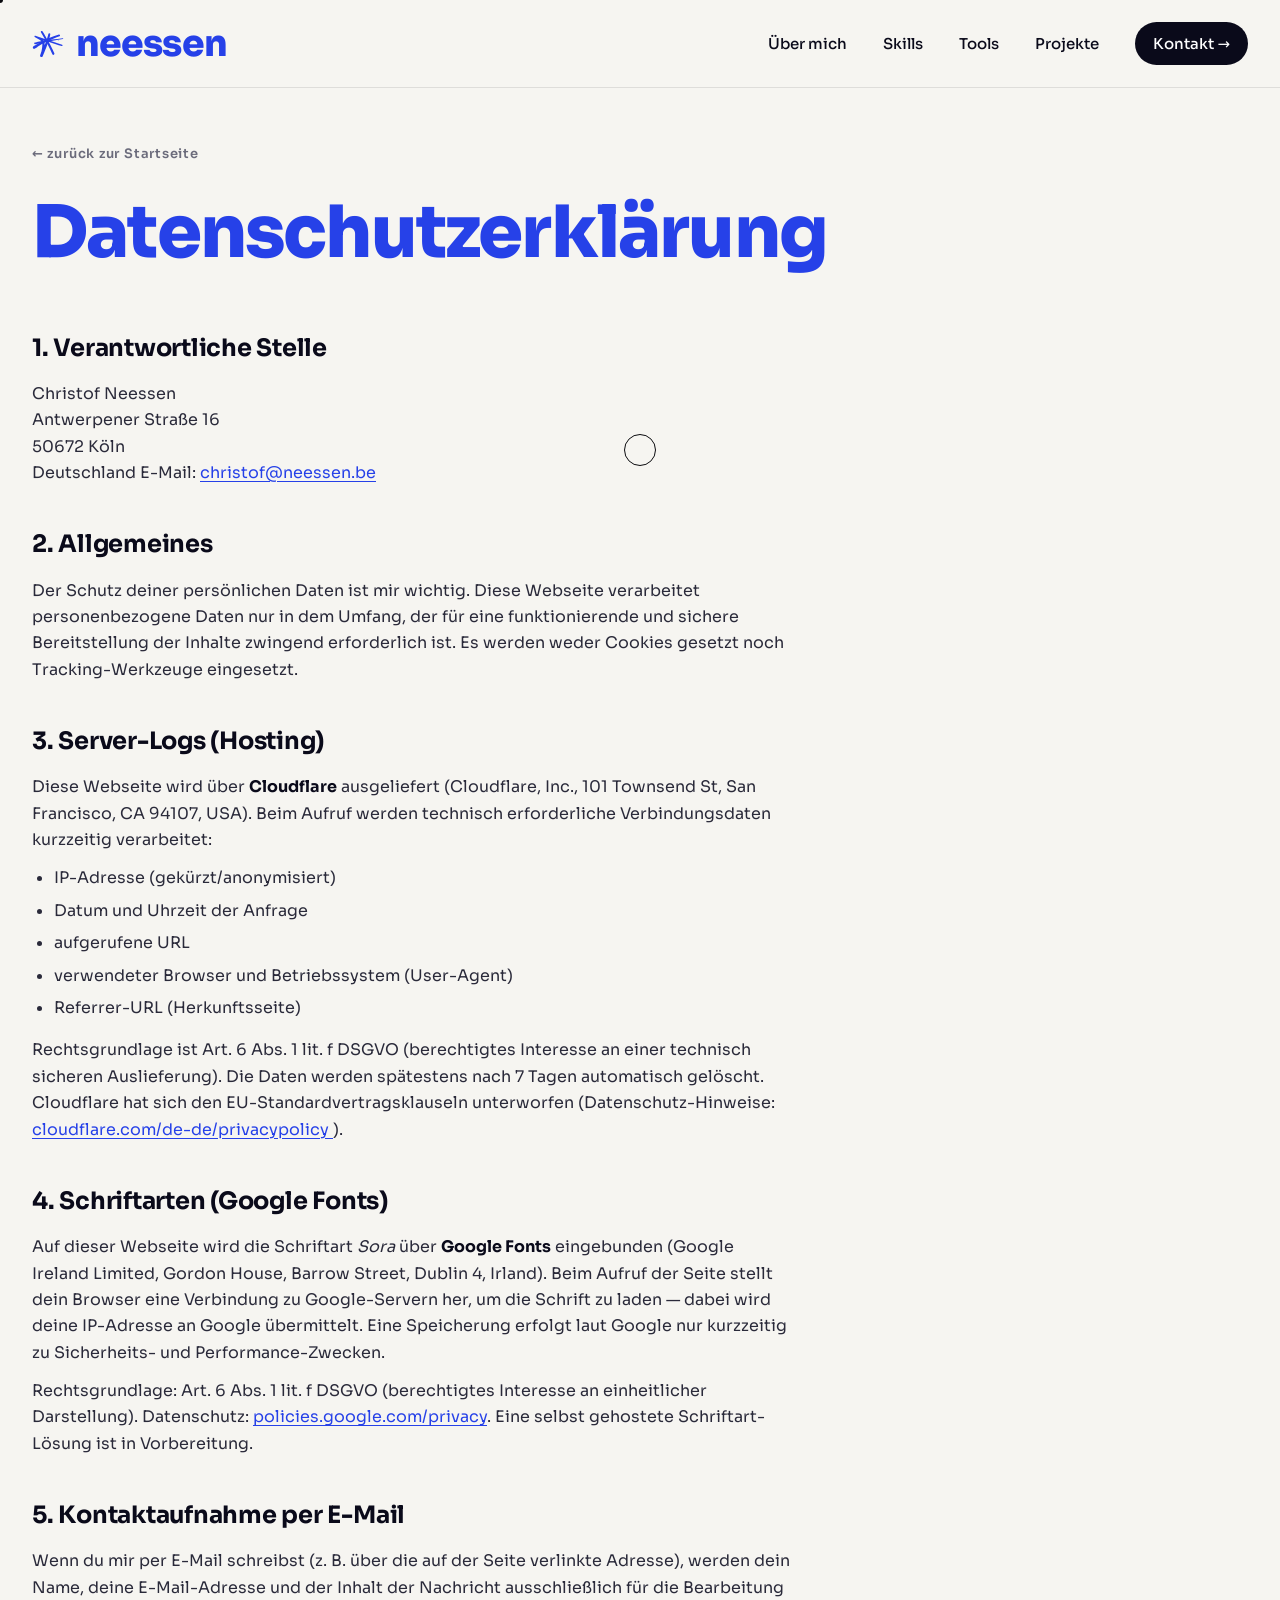
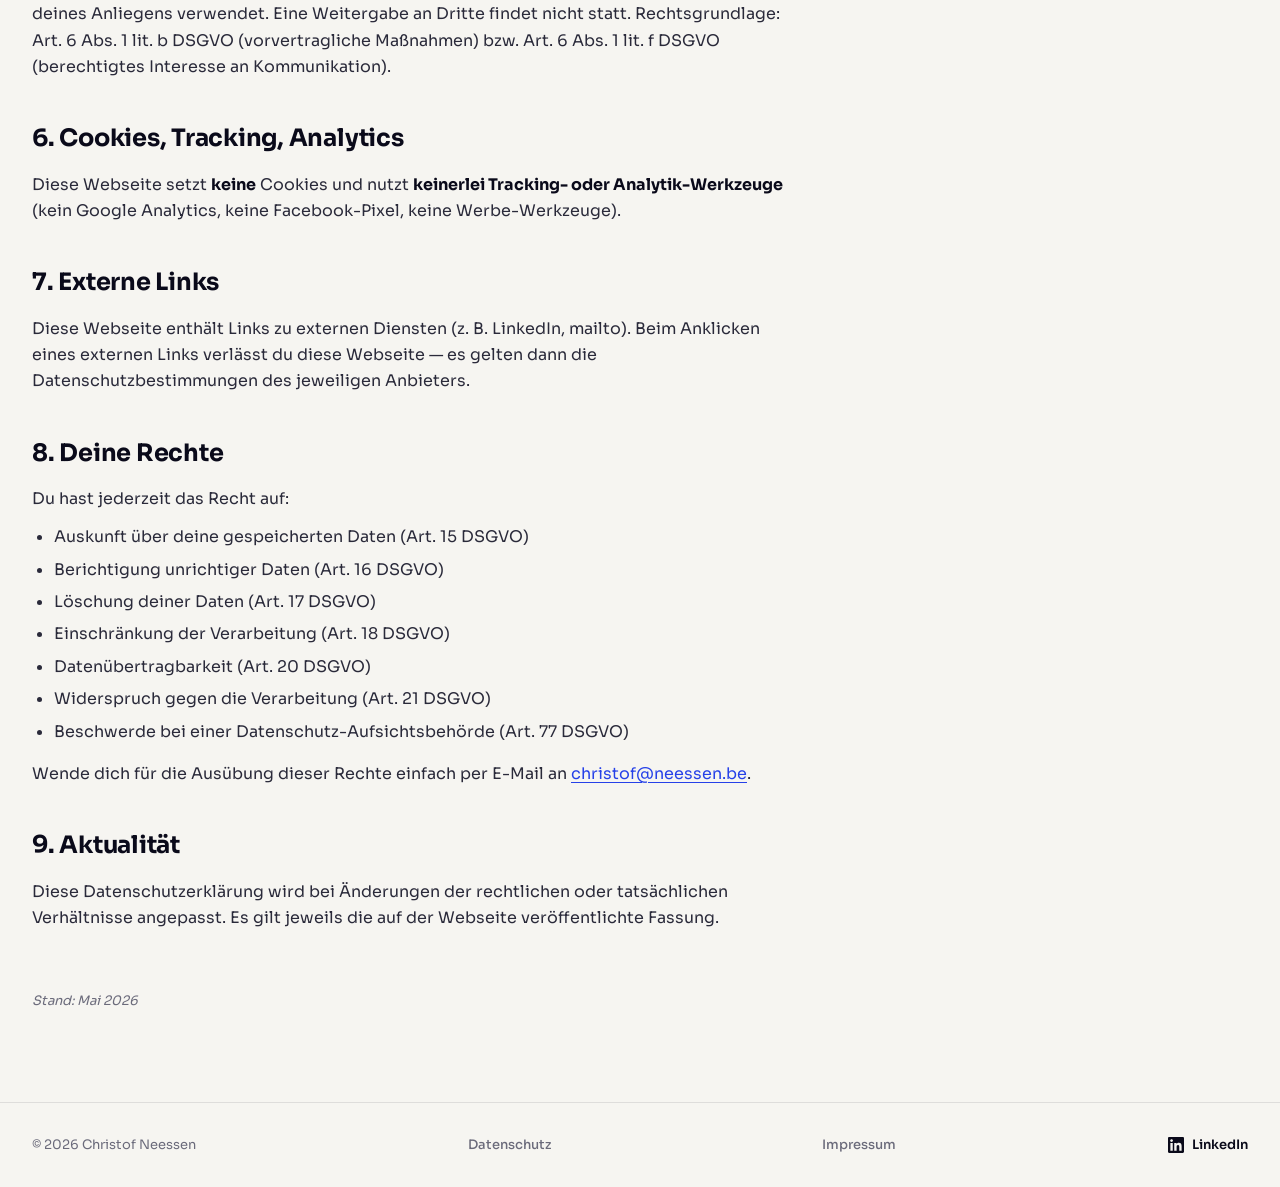
<file: datenschutz.html>
<!DOCTYPE html>
<html lang="de">
<head>
  <meta charset="UTF-8" />
  <meta name="viewport" content="width=device-width, initial-scale=1.0" />
  <title>Datenschutz — Christof Neessen</title>
  <meta name="description" content="Datenschutzerklärung der Webseite von Christof Neessen." />
  <meta name="robots" content="index, follow" />
  <link rel="icon" type="image/svg+xml" href="assets/Sterne-01.svg" />
  <link rel="preconnect" href="https://fonts.googleapis.com" />
  <link rel="preconnect" href="https://fonts.gstatic.com" crossorigin />
  <link href="https://fonts.googleapis.com/css2?family=Sora:wght@300;400;500;600;700;800&display=swap" rel="stylesheet" />
  <link rel="stylesheet" href="styles.css" />
</head>
<body class="legal-page">
  <!-- Custom Cursor -->
  <div class="cursor" aria-hidden="true"></div>
  <div class="cursor-dot" aria-hidden="true"></div>

  <header class="nav">
    <a href="index.html" class="nav__logo">
      <img class="sparkle sparkle--small" src="assets/Sterne-01.svg" alt="" />
      <span>neessen</span>
    </a>
    <nav class="nav__links">
      <a href="index.html#about">Über mich</a>
      <a href="index.html#skills">Skills</a>
      <a href="index.html#tools">Tools</a>
      <a href="index.html#work">Projekte</a>
      <a href="index.html#contact" class="nav__cta">Kontakt →</a>
    </nav>
    <button class="nav__burger" id="nav-burger" aria-label="Menü öffnen" aria-expanded="false" aria-controls="nav-links">
      <span></span><span></span><span></span>
    </button>
  </header>

  <main class="legal">
    <div class="container">
      <a href="index.html" class="legal__back">← zurück zur Startseite</a>
      <h1 class="legal__title">Datenschutz&shy;erklärung</h1>

      <section class="legal__section">
        <h2>1. Verantwortliche Stelle</h2>
        <p>
          Christof Neessen<br/>
          Antwerpener Straße 16<br/>
          50672 Köln<br/>
          Deutschland
          E-Mail: <a href="mailto:christof@neessen.be">christof@neessen.be</a>
        </p>
      </section>

      <section class="legal__section">
        <h2>2. Allgemeines</h2>
        <p>
          Der Schutz deiner persönlichen Daten ist mir wichtig. Diese Webseite
          verarbeitet personenbezogene Daten nur in dem Umfang, der für eine
          funktionierende und sichere Bereitstellung der Inhalte zwingend
          erforderlich ist. Es werden weder Cookies gesetzt noch
          Tracking-Werkzeuge eingesetzt.
        </p>
      </section>

      <section class="legal__section">
        <h2>3. Server-Logs (Hosting)</h2>
        <p>
          Diese Webseite wird über <strong>Cloudflare</strong> ausgeliefert
          (Cloudflare, Inc., 101 Townsend St, San Francisco, CA 94107, USA).
          Beim Aufruf werden technisch erforderliche Verbindungsdaten kurzzeitig
          verarbeitet:
        </p>
        <ul>
          <li>IP-Adresse (gekürzt/anonymisiert)</li>
          <li>Datum und Uhrzeit der Anfrage</li>
          <li>aufgerufene URL</li>
          <li>verwendeter Browser und Betriebssystem (User-Agent)</li>
          <li>Referrer-URL (Herkunftsseite)</li>
        </ul>
        <p>
          Rechtsgrundlage ist Art. 6 Abs. 1 lit. f DSGVO (berechtigtes
          Interesse an einer technisch sicheren Auslieferung). Die Daten werden
          spätestens nach 7 Tagen automatisch gelöscht.
          Cloudflare hat sich den EU-Standardvertragsklauseln unterworfen
          (Datenschutz-Hinweise:
          <a href="https://www.cloudflare.com/de-de/privacypolicy/" target="_blank" rel="noopener">
            cloudflare.com/de-de/privacypolicy
          </a>).
        </p>
      </section>

      <section class="legal__section">
        <h2>4. Schriftarten (Google Fonts)</h2>
        <p>
          Auf dieser Webseite wird die Schriftart <em>Sora</em> über
          <strong>Google Fonts</strong> eingebunden (Google Ireland Limited,
          Gordon House, Barrow Street, Dublin 4, Irland). Beim Aufruf der
          Seite stellt dein Browser eine Verbindung zu Google-Servern her, um
          die Schrift zu laden — dabei wird deine IP-Adresse an Google
          übermittelt. Eine Speicherung erfolgt laut Google nur kurzzeitig zu
          Sicherheits- und Performance-Zwecken.
        </p>
        <p>
          Rechtsgrundlage: Art. 6 Abs. 1 lit. f DSGVO (berechtigtes Interesse
          an einheitlicher Darstellung).
          Datenschutz: <a href="https://policies.google.com/privacy" target="_blank" rel="noopener">policies.google.com/privacy</a>.
          Eine selbst gehostete Schriftart-Lösung ist in Vorbereitung.
        </p>
      </section>

      <section class="legal__section">
        <h2>5. Kontaktaufnahme per E-Mail</h2>
        <p>
          Wenn du mir per E-Mail schreibst (z. B. über die auf der Seite
          verlinkte Adresse), werden dein Name, deine E-Mail-Adresse und der
          Inhalt der Nachricht ausschließlich für die Bearbeitung deines
          Anliegens verwendet. Eine Weitergabe an Dritte findet nicht statt.
          Rechtsgrundlage: Art. 6 Abs. 1 lit. b DSGVO (vorvertragliche
          Maßnahmen) bzw. Art. 6 Abs. 1 lit. f DSGVO (berechtigtes
          Interesse an Kommunikation).
        </p>
      </section>

      <section class="legal__section">
        <h2>6. Cookies, Tracking, Analytics</h2>
        <p>
          Diese Webseite setzt <strong>keine</strong> Cookies und nutzt
          <strong>keinerlei Tracking- oder Analytik-Werkzeuge</strong>
          (kein Google Analytics, keine Facebook-Pixel, keine
          Werbe-Werkzeuge).
        </p>
      </section>

      <section class="legal__section">
        <h2>7. Externe Links</h2>
        <p>
          Diese Webseite enthält Links zu externen Diensten (z. B. LinkedIn,
          mailto). Beim Anklicken eines externen Links verlässt du diese
          Webseite — es gelten dann die Datenschutzbestimmungen des
          jeweiligen Anbieters.
        </p>
      </section>

      <section class="legal__section">
        <h2>8. Deine Rechte</h2>
        <p>Du hast jederzeit das Recht auf:</p>
        <ul>
          <li>Auskunft über deine gespeicherten Daten (Art. 15 DSGVO)</li>
          <li>Berichtigung unrichtiger Daten (Art. 16 DSGVO)</li>
          <li>Löschung deiner Daten (Art. 17 DSGVO)</li>
          <li>Einschränkung der Verarbeitung (Art. 18 DSGVO)</li>
          <li>Datenübertragbarkeit (Art. 20 DSGVO)</li>
          <li>Widerspruch gegen die Verarbeitung (Art. 21 DSGVO)</li>
          <li>Beschwerde bei einer Datenschutz-Aufsichtsbehörde
            (Art. 77 DSGVO)</li>
        </ul>
        <p>
          Wende dich für die Ausübung dieser Rechte einfach per E-Mail an
          <a href="mailto:christof@neessen.be">christof@neessen.be</a>.
        </p>
      </section>

      <section class="legal__section">
        <h2>9. Aktualität</h2>
        <p>
          Diese Datenschutzerklärung wird bei Änderungen der rechtlichen oder
          tatsächlichen Verhältnisse angepasst. Es gilt jeweils die auf der
          Webseite veröffentlichte Fassung.
        </p>
      </section>

      <p class="legal__updated">Stand: Mai 2026</p>
    </div>
  </main>

  <footer class="footer">
    <div class="container footer__inner">
      <span>© 2026 Christof Neessen</span>
      <a href="datenschutz.html" class="footer__link-plain">Datenschutz</a>
      <a href="impressum.html" class="footer__link-plain">Impressum</a>
      <a href="https://www.linkedin.com/in/christof-neessen/" target="_blank" rel="noopener" class="footer__link">
        <svg viewBox="0 0 24 24" fill="currentColor" aria-hidden="true">
          <path d="M20.45 20.45h-3.55v-5.57c0-1.33-.03-3.04-1.85-3.04-1.85 0-2.13 1.45-2.13 2.94v5.67H9.36V9h3.41v1.56h.05c.47-.9 1.63-1.85 3.36-1.85 3.6 0 4.26 2.37 4.26 5.45v6.29zM5.34 7.43c-1.14 0-2.07-.93-2.07-2.07s.93-2.07 2.07-2.07 2.07.93 2.07 2.07-.93 2.07-2.07 2.07zm1.78 13.02H3.56V9h3.56v11.45zM22.22 0H1.77C.79 0 0 .77 0 1.72v20.56C0 23.23.79 24 1.77 24h20.45c.98 0 1.78-.77 1.78-1.72V1.72C24 .77 23.2 0 22.22 0z"/>
        </svg>
        LinkedIn
      </a>
    </div>
  </footer>

  <script src="script.js"></script>
</body>
</html>
</file>
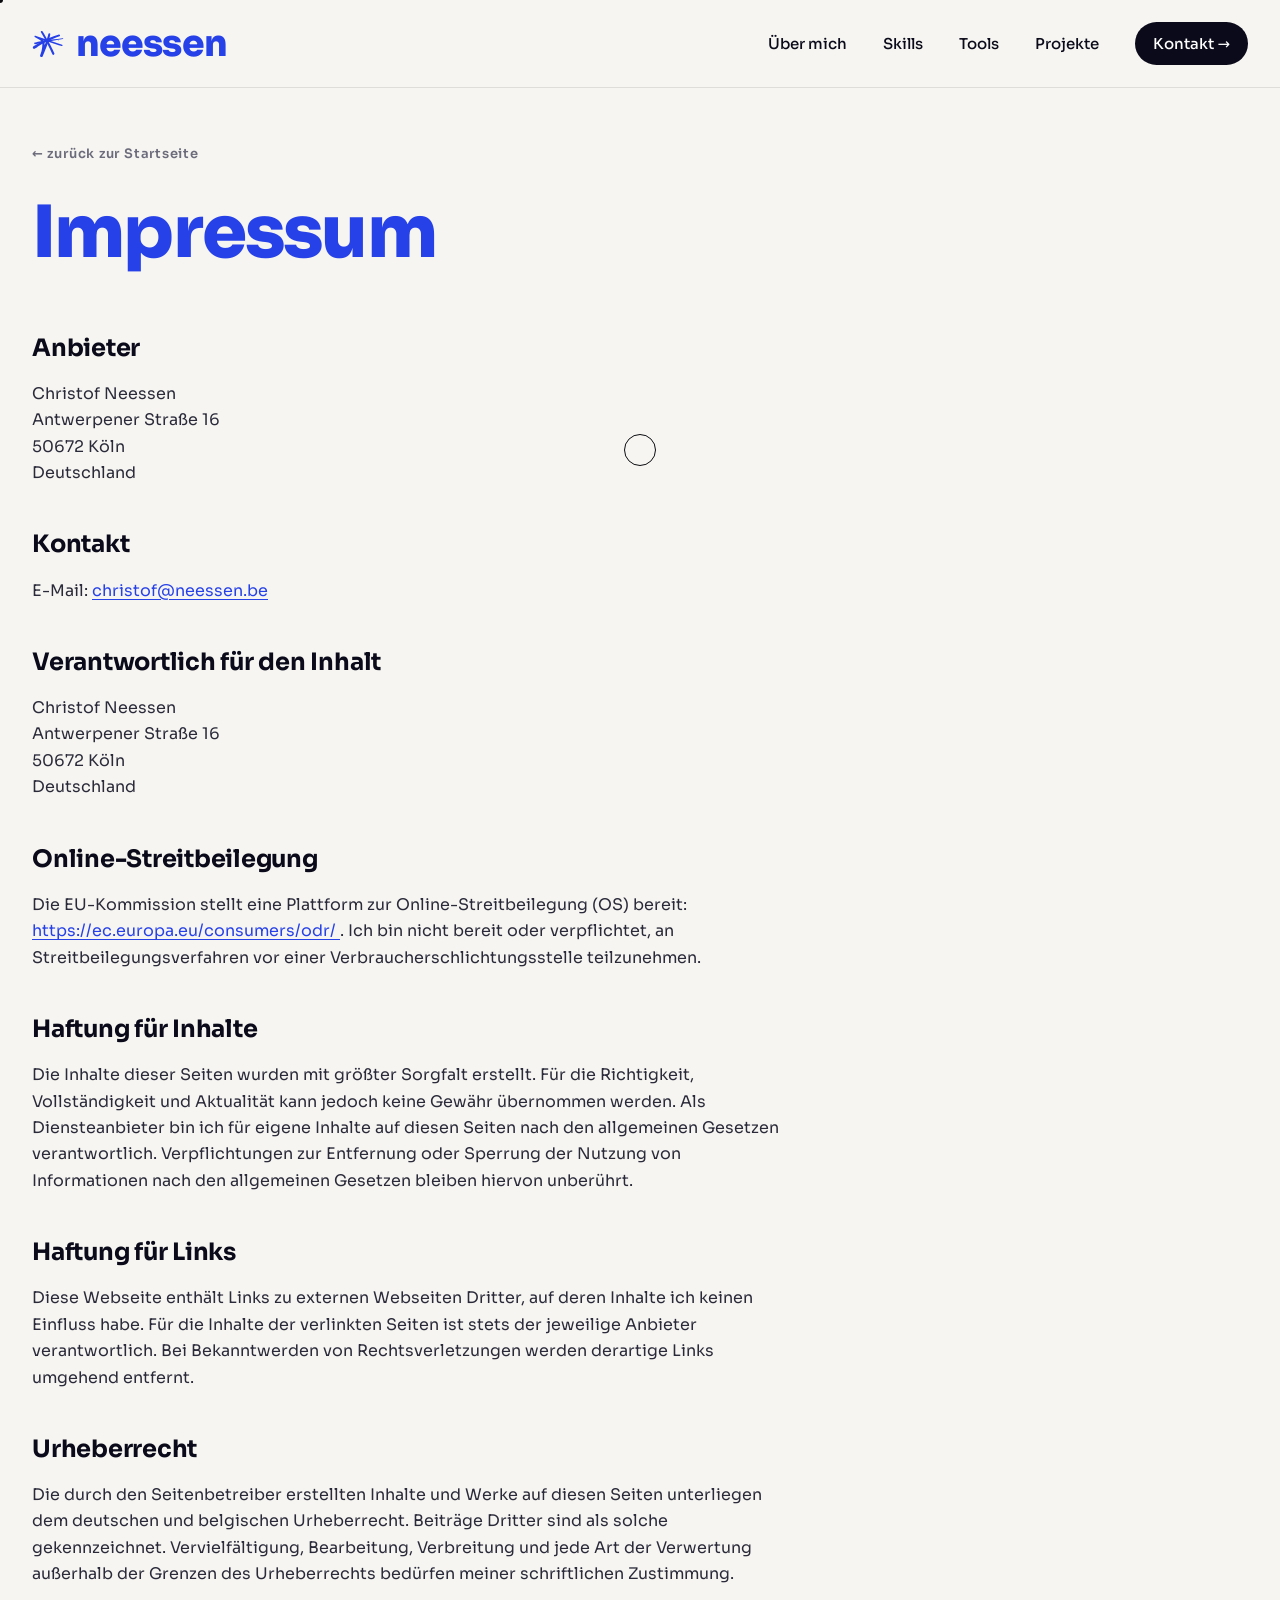
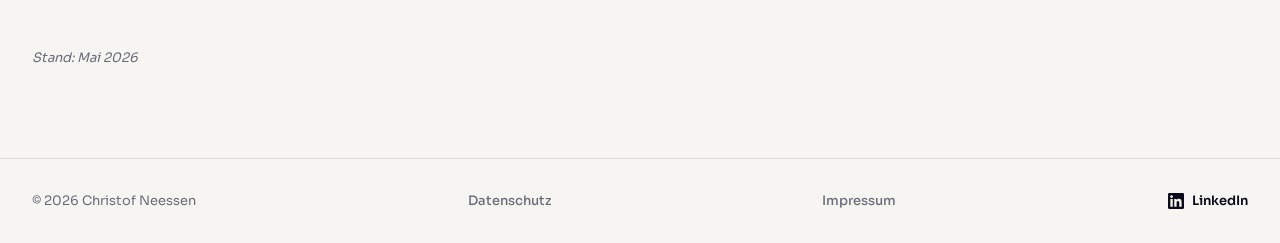
<file: impressum.html>
<!DOCTYPE html>
<html lang="de">
<head>
  <meta charset="UTF-8" />
  <meta name="viewport" content="width=device-width, initial-scale=1.0" />
  <title>Impressum — Christof Neessen</title>
  <meta name="description" content="Impressum von Christof Neessen — Portfolio." />
  <meta name="robots" content="index, follow" />
  <link rel="icon" type="image/svg+xml" href="assets/Sterne-01.svg" />
  <link rel="preconnect" href="https://fonts.googleapis.com" />
  <link rel="preconnect" href="https://fonts.gstatic.com" crossorigin />
  <link href="https://fonts.googleapis.com/css2?family=Sora:wght@300;400;500;600;700;800&display=swap" rel="stylesheet" />
  <link rel="stylesheet" href="styles.css" />
</head>
<body class="legal-page">
  <!-- Custom Cursor -->
  <div class="cursor" aria-hidden="true"></div>
  <div class="cursor-dot" aria-hidden="true"></div>

  <header class="nav">
    <a href="index.html" class="nav__logo">
      <img class="sparkle sparkle--small" src="assets/Sterne-01.svg" alt="" />
      <span>neessen</span>
    </a>
    <nav class="nav__links">
      <a href="index.html#about">Über mich</a>
      <a href="index.html#skills">Skills</a>
      <a href="index.html#tools">Tools</a>
      <a href="index.html#work">Projekte</a>
      <a href="index.html#contact" class="nav__cta">Kontakt →</a>
    </nav>
    <button class="nav__burger" id="nav-burger" aria-label="Menü öffnen" aria-expanded="false" aria-controls="nav-links">
      <span></span><span></span><span></span>
    </button>
  </header>

  <main class="legal">
    <div class="container">
      <a href="index.html" class="legal__back">← zurück zur Startseite</a>
      <h1 class="legal__title">Impressum</h1>

      <section class="legal__section">
        <h2>Anbieter</h2>
        <p>
          Christof Neessen<br/>
          Antwerpener Straße 16<br/>
          50672 Köln<br/>
          Deutschland
        </p>
      </section>

      <section class="legal__section">
        <h2>Kontakt</h2>
        <p>
          E-Mail: <a href="mailto:christof@neessen.be">christof@neessen.be</a>
        </p>
      </section>

      <section class="legal__section">
        <h2>Verantwortlich für den Inhalt</h2>
        <p>
          Christof Neessen<br/>
          Antwerpener Straße 16<br/>
          50672 Köln<br/>
          Deutschland
        </p>
      </section>

      <section class="legal__section">
        <h2>Online-Streitbeilegung</h2>
        <p>
          Die EU-Kommission stellt eine Plattform zur Online-Streitbeilegung
          (OS) bereit:
          <a href="https://ec.europa.eu/consumers/odr/" target="_blank" rel="noopener">
            https://ec.europa.eu/consumers/odr/
          </a>.
          Ich bin nicht bereit oder verpflichtet, an Streitbeilegungsverfahren
          vor einer Verbraucherschlichtungsstelle teilzunehmen.
        </p>
      </section>

      <section class="legal__section">
        <h2>Haftung für Inhalte</h2>
        <p>
          Die Inhalte dieser Seiten wurden mit größter Sorgfalt erstellt. Für
          die Richtigkeit, Vollständigkeit und Aktualität kann jedoch keine
          Gewähr übernommen werden. Als Diensteanbieter bin ich für eigene
          Inhalte auf diesen Seiten nach den allgemeinen Gesetzen
          verantwortlich. Verpflichtungen zur Entfernung oder Sperrung der
          Nutzung von Informationen nach den allgemeinen Gesetzen bleiben
          hiervon unberührt.
        </p>
      </section>

      <section class="legal__section">
        <h2>Haftung für Links</h2>
        <p>
          Diese Webseite enthält Links zu externen Webseiten Dritter, auf deren
          Inhalte ich keinen Einfluss habe. Für die Inhalte der verlinkten
          Seiten ist stets der jeweilige Anbieter verantwortlich. Bei
          Bekanntwerden von Rechtsverletzungen werden derartige Links umgehend
          entfernt.
        </p>
      </section>

      <section class="legal__section">
        <h2>Urheberrecht</h2>
        <p>
          Die durch den Seitenbetreiber erstellten Inhalte und Werke auf diesen
          Seiten unterliegen dem deutschen und belgischen Urheberrecht.
          Beiträge Dritter sind als solche gekennzeichnet. Vervielfältigung,
          Bearbeitung, Verbreitung und jede Art der Verwertung außerhalb der
          Grenzen des Urheberrechts bedürfen meiner schriftlichen Zustimmung.
        </p>
      </section>

      <p class="legal__updated">Stand: Mai 2026</p>
    </div>
  </main>

  <footer class="footer">
    <div class="container footer__inner">
      <span>© 2026 Christof Neessen</span>
      <a href="datenschutz.html" class="footer__link-plain">Datenschutz</a>
      <a href="impressum.html" class="footer__link-plain">Impressum</a>
      <a href="https://www.linkedin.com/in/christof-neessen/" target="_blank" rel="noopener" class="footer__link">
        <svg viewBox="0 0 24 24" fill="currentColor" aria-hidden="true">
          <path d="M20.45 20.45h-3.55v-5.57c0-1.33-.03-3.04-1.85-3.04-1.85 0-2.13 1.45-2.13 2.94v5.67H9.36V9h3.41v1.56h.05c.47-.9 1.63-1.85 3.36-1.85 3.6 0 4.26 2.37 4.26 5.45v6.29zM5.34 7.43c-1.14 0-2.07-.93-2.07-2.07s.93-2.07 2.07-2.07 2.07.93 2.07 2.07-.93 2.07-2.07 2.07zm1.78 13.02H3.56V9h3.56v11.45zM22.22 0H1.77C.79 0 0 .77 0 1.72v20.56C0 23.23.79 24 1.77 24h20.45c.98 0 1.78-.77 1.78-1.72V1.72C24 .77 23.2 0 22.22 0z"/>
        </svg>
        LinkedIn
      </a>
    </div>
  </footer>

  <script src="script.js"></script>
</body>
</html>
</file>
<file: styles.css>
/* =====================================================
   Christof Neessen — Portfolio
   ===================================================== */

:root {
  --blue: #2641E8;
  --blue-dark: #1B30B5;
  --blue-soft: #E7EBFF;
  --ink: #0A0A1A;
  --ink-soft: #2A2A3A;
  --muted: #6B6B7B;
  --bg: #F6F5F1;
  --bg-card: #FFFFFF;
  --line: rgba(10, 10, 26, 0.1);
  --radius: 18px;
  --radius-lg: 28px;
  --container: 1280px;
  --ease: cubic-bezier(0.22, 1, 0.36, 1);
}

* {
  box-sizing: border-box;
  margin: 0;
  padding: 0;
}

html {
  scroll-behavior: smooth;
  -webkit-font-smoothing: antialiased;
  -moz-osx-font-smoothing: grayscale;
}

body {
  font-family: 'Sora', system-ui, -apple-system, sans-serif;
  font-weight: 400;
  font-size: 17px;
  line-height: 1.55;
  color: var(--ink);
  background: var(--bg);
  overflow-x: hidden;
  cursor: none;
}

img { max-width: 100%; display: block; }
a { color: inherit; text-decoration: none; }
ul { list-style: none; }
button { font: inherit; border: 0; background: none; cursor: pointer; color: inherit; text-align: left; }

.container {
  width: 100%;
  max-width: var(--container);
  margin: 0 auto;
  padding: 0 32px;
}

.text-blue { color: var(--blue); }
.text-underline {
  position: relative;
  display: inline-block;
}
.text-underline::after {
  content: '';
  position: absolute;
  left: 0; right: 0; bottom: -8px;
  height: 14px;
  background: url("data:image/svg+xml;utf8,<svg xmlns='http://www.w3.org/2000/svg' viewBox='0 0 200 14' preserveAspectRatio='none'><path d='M2 8 Q 50 -2 100 6 T 198 8' stroke='%23F6F5F1' stroke-width='3' fill='none'/></svg>") no-repeat center / 100% 100%;
}

.eyebrow {
  display: inline-block;
  font-size: 12px;
  font-weight: 600;
  letter-spacing: 0.18em;
  text-transform: uppercase;
  color: var(--blue);
  margin-bottom: 20px;
}
.eyebrow--light { color: rgba(255,255,255,0.7); }

.section-title {
  font-size: clamp(2.4rem, 5vw, 4.2rem);
  font-weight: 800;
  line-height: 1.02;
  letter-spacing: -0.025em;
}
.section-title--lg { font-size: clamp(3rem, 7vw, 5.6rem); }

/* =====================================================
   Scroll Progress
   ===================================================== */
.scroll-progress {
  position: fixed;
  top: 0; left: 0;
  height: 3px;
  width: 0%;
  background: var(--blue);
  z-index: 200;
  transition: width 0.05s linear;
  box-shadow: 0 0 12px rgba(38, 65, 232, 0.5);
}

/* =====================================================
   Cursor
   ===================================================== */
.cursor, .cursor-dot {
  position: fixed;
  top: 0; left: 0;
  pointer-events: none;
  z-index: 9999;
  border-radius: 50%;
  mix-blend-mode: difference;
}
.cursor {
  width: 32px; height: 32px;
  border: 1.5px solid #fff;
  transform: translate(-50%, -50%);
  transition: width 0.25s var(--ease), height 0.25s var(--ease), background 0.25s var(--ease);
}
.cursor-dot {
  width: 6px; height: 6px;
  background: #fff;
  transform: translate(-50%, -50%);
}
.cursor.is-hover {
  width: 60px; height: 60px;
  background: rgba(255,255,255,0.1);
}
@media (hover: none), (max-width: 768px) {
  .cursor, .cursor-dot { display: none; }
  body { cursor: auto; }
}

/* =====================================================
   Navigation
   ===================================================== */
.nav {
  position: fixed;
  top: 0; left: 0; right: 0;
  z-index: 100;
  display: flex;
  align-items: center;
  justify-content: space-between;
  padding: 22px 32px;
  transition: background 0.3s var(--ease), backdrop-filter 0.3s var(--ease), padding 0.3s var(--ease);
}
.nav.is-scrolled {
  background: rgba(246, 245, 241, 0.85);
  backdrop-filter: saturate(180%) blur(18px);
  -webkit-backdrop-filter: saturate(180%) blur(18px);
  padding: 14px 32px;
  border-bottom: 1px solid var(--line);
}
.nav__logo {
  display: flex;
  align-items: center;
  gap: 12px;
  font-weight: 800;
  font-size: clamp(26px, 3vw, 36px);
  letter-spacing: -0.025em;
  line-height: 1;
  color: var(--blue);
  transition: color 0.25s var(--ease);
}
.nav__logo:hover { color: var(--blue-dark); }
.nav__logo .sparkle--small {
  width: 32px; height: 32px;
  animation: spin 14s linear infinite;
  display: block;
}
.nav__links {
  display: flex;
  align-items: center;
  gap: 36px;
}
.nav__links a {
  position: relative;
  font-size: 15px;
  font-weight: 500;
  color: var(--ink);
  transition: color 0.2s var(--ease);
}
.nav__links a:not(.nav__cta)::after {
  content: '';
  position: absolute;
  left: 0; right: 0; bottom: -6px;
  height: 1.5px;
  background: var(--blue);
  transform: scaleX(0);
  transform-origin: left;
  transition: transform 0.3s var(--ease);
}
.nav__links a:not(.nav__cta):hover { color: var(--blue); }
.nav__links a:not(.nav__cta):hover::after { transform: scaleX(1); }
.nav__cta {
  background: var(--ink);
  color: #fff !important;
  padding: 10px 18px;
  border-radius: 999px;
  transition: background 0.25s var(--ease), transform 0.25s var(--ease);
}
.nav__cta:hover { background: var(--blue); transform: translateY(-2px); }

.nav__burger {
  display: none;
  flex-direction: column;
  justify-content: center;
  gap: 5px;
  width: 32px;
  height: 32px;
  z-index: 110;
  position: relative;
  padding: 0;
}
.nav__burger span {
  display: block;
  height: 2px;
  width: 100%;
  background: var(--ink);
  border-radius: 2px;
  transform-origin: center;
  transition: transform 0.35s var(--ease), opacity 0.25s var(--ease);
}
.nav__burger.is-open span:nth-child(1) {
  transform: translateY(7px) rotate(45deg);
}
.nav__burger.is-open span:nth-child(2) {
  opacity: 0;
  transform: scaleX(0);
}
.nav__burger.is-open span:nth-child(3) {
  transform: translateY(-7px) rotate(-45deg);
}

/* Backdrop hinter dem mobilen Menü */
.nav__backdrop {
  position: fixed;
  inset: 0;
  background: rgba(10, 10, 26, 0.45);
  backdrop-filter: blur(6px);
  -webkit-backdrop-filter: blur(6px);
  opacity: 0;
  pointer-events: none;
  z-index: 99;
  transition: opacity 0.3s var(--ease);
}
.nav__backdrop.is-visible {
  opacity: 1;
  pointer-events: auto;
}

/* =====================================================
   Hero
   ===================================================== */
.hero {
  position: relative;
  min-height: 100vh;
  padding: 160px 32px 100px;
  display: flex;
  align-items: center;
  overflow: hidden;
}
.hero__bg-text {
  position: absolute;
  bottom: -2vw;
  left: 50%;
  transform: translateX(-50%);
  font-size: 22vw;
  font-weight: 800;
  letter-spacing: -0.04em;
  color: rgba(38, 65, 232, 0.04);
  white-space: nowrap;
  pointer-events: none;
  line-height: 1;
}
.hero__inner {
  position: relative;
  width: 100%;
  max-width: var(--container);
  margin: 0 auto;
}
.hero__sparkle {
  position: absolute;
  top: -70px;
  left: -40px;
  width: 90px; height: 90px;
  animation: spin 14s linear infinite, sparkle-float-a 7s ease-in-out infinite;
  pointer-events: none;
  z-index: 2;
}
.hero__sparkle img { width: 100%; height: 100%; display: block; }
.hero__sparkle--alt {
  top: 18vh;
  right: 6vw;
  left: auto;
  width: 90px; height: 90px;
  animation: spin 22s linear infinite reverse, sparkle-float-b 9s ease-in-out infinite;
  opacity: 1;
}
@keyframes sparkle-float-a {
  0%, 100% { transform: translate(0, 0); }
  50%      { transform: translate(12px, -10px); }
}
@keyframes sparkle-float-b {
  0%, 100% { transform: translate(0, 0); }
  50%      { transform: translate(-14px, 12px); }
}
@media (max-width: 768px) {
  .hero__sparkle--alt { display: none; }
}
.hero__title {
  font-size: clamp(4rem, 13vw, 12rem);
  font-weight: 800;
  line-height: 0.92;
  letter-spacing: -0.04em;
  color: var(--blue);
  margin-bottom: 36px;
}
.hero__line {
  display: block;
  overflow: hidden;
  position: relative;
}
.char {
  display: inline-block;
  transform: translateY(110%);
  opacity: 0;
  transition: transform 0.9s var(--ease), opacity 0.6s var(--ease);
}
.hero__line.is-shown .char {
  transform: translateY(0);
  opacity: 1;
}
.hero__line.is-shown .char:hover {
  transform: translateY(-6px) rotate(-2deg);
  transition: transform 0.35s cubic-bezier(0.34, 1.56, 0.64, 1);
}

/* Word-cycle in tagline */
.word-cycle {
  display: inline-block;
  position: relative;
  vertical-align: bottom;
  min-width: 0;
}
.word-cycle__current {
  display: inline-block;
  font-weight: 700;
  color: var(--blue);
  position: relative;
  white-space: nowrap;
}
.word-cycle__current::after {
  content: '';
  position: absolute;
  left: 0; right: 0; bottom: -3px;
  height: 3px;
  background: var(--blue);
  transform: scaleX(0.4);
  transform-origin: left;
  animation: word-underline 2.6s var(--ease) infinite;
}
.word-cycle__current.is-out {
  animation: word-out 0.4s var(--ease) forwards;
}
.word-cycle__current.is-in {
  animation: word-in 0.4s var(--ease) forwards;
}
@keyframes word-out {
  to { transform: translateY(-12px); opacity: 0; filter: blur(4px); }
}
@keyframes word-in {
  from { transform: translateY(12px); opacity: 0; filter: blur(4px); }
  to { transform: translateY(0); opacity: 1; filter: blur(0); }
}
@keyframes word-underline {
  0% { transform: scaleX(0); }
  60%, 100% { transform: scaleX(1); }
}
.hero__tagline {
  font-size: clamp(1.1rem, 2vw, 1.5rem);
  font-weight: 400;
  max-width: 720px;
  color: var(--ink-soft);
  margin-bottom: 48px;
}
.hero__tagline .hl {
  font-weight: 600;
  color: var(--ink);
  position: relative;
  display: inline-block;
}
.hero__tagline .hl::before {
  content: '';
  position: absolute;
  left: -2px; right: -2px; bottom: 2px;
  height: 8px;
  background: var(--blue-soft);
  z-index: -1;
}
.hero__meta {
  display: flex;
  gap: 64px;
  margin-bottom: 56px;
  flex-wrap: wrap;
}
.hero__meta-item {
  display: flex;
  flex-direction: column;
  gap: 4px;
}
.hero__meta-label {
  font-size: 11px;
  font-weight: 600;
  letter-spacing: 0.16em;
  text-transform: uppercase;
  color: var(--muted);
}
.hero__meta-value {
  font-size: 16px;
  font-weight: 600;
  color: var(--ink);
  display: flex;
  align-items: center;
  gap: 8px;
}
.dot {
  display: inline-block;
  width: 8px; height: 8px;
  border-radius: 50%;
  background: #00B86B;
  position: relative;
}
.dot::after {
  content: '';
  position: absolute;
  inset: -4px;
  border-radius: 50%;
  background: rgba(0, 184, 107, 0.3);
  animation: pulse 2s ease-in-out infinite;
}
.hero__actions {
  display: flex;
  gap: 16px;
  flex-wrap: wrap;
}

.btn {
  position: relative;
  display: inline-flex;
  align-items: center;
  gap: 10px;
  padding: 18px 28px;
  border-radius: 999px;
  font-weight: 600;
  font-size: 15px;
  transition: transform 0.3s var(--ease), background 0.25s var(--ease), color 0.25s var(--ease);
  white-space: nowrap;
}
.btn svg { width: 18px; height: 18px; transition: transform 0.3s var(--ease); }
.btn:hover svg { transform: translateX(4px); }
.btn--primary { background: var(--blue); color: #fff; }
.btn--primary:hover { background: var(--blue-dark); }
.btn--ghost {
  background: transparent;
  border: 1.5px solid var(--ink);
  color: var(--ink);
}
.btn--ghost:hover { background: var(--ink); color: #fff; }
.btn--inverse {
  background: #fff;
  color: var(--ink);
}
.btn--inverse:hover { background: var(--blue-soft); }
.btn--outline-light {
  border: 1.5px solid rgba(255,255,255,0.4);
  color: #fff;
}
.btn--outline-light:hover { background: rgba(255,255,255,0.1); }
.btn--lg { padding: 22px 36px; font-size: 17px; }

.hero__scroll {
  position: absolute;
  bottom: 40px;
  right: 40px;
  display: flex;
  flex-direction: column;
  align-items: center;
  gap: 12px;
  font-size: 11px;
  font-weight: 600;
  letter-spacing: 0.18em;
  text-transform: uppercase;
  color: var(--muted);
  writing-mode: vertical-rl;
  rotate: 180deg;
}
.hero__scroll-line {
  width: 1px;
  height: 60px;
  background: linear-gradient(to bottom, var(--ink), transparent);
  position: relative;
  overflow: hidden;
}
.hero__scroll-line::after {
  content: '';
  position: absolute;
  top: 0; left: 0; right: 0;
  height: 30%;
  background: var(--blue);
  animation: scroll-down 2s ease-in-out infinite;
}

/* =====================================================
   Marquee
   ===================================================== */
.marquee {
  background: var(--ink);
  color: #fff;
  padding: 32px 0;
  overflow: hidden;
  border-top: 1px solid var(--line);
  border-bottom: 1px solid var(--line);
}
.marquee__track {
  display: flex;
  gap: 60px;
  animation: marquee 40s linear infinite;
  white-space: nowrap;
  font-size: clamp(1.5rem, 3vw, 2.5rem);
  font-weight: 700;
  letter-spacing: -0.01em;
  will-change: transform;
}
.marquee__track span { padding: 0 30px; }
.marquee:hover .marquee__track {
  animation-play-state: paused;
}

/* =====================================================
   About
   ===================================================== */
.about {
  padding: 90px 0;
  background: var(--bg);
}
.about__grid {
  display: grid;
  grid-template-columns: 1fr 1.3fr;
  gap: 80px;
  align-items: start;
}
.about__media {
  position: sticky;
  top: 120px;
}
.about__photo {
  position: relative;
  aspect-ratio: 4 / 5;
  border-radius: var(--radius-lg);
  overflow: hidden;
  background: var(--blue-soft);
}
.about__photo img {
  width: 100%; height: 100%;
  object-fit: cover;
  transition: transform 0.6s var(--ease);
}
.about__media:hover .about__photo img { transform: scale(1.04); }
.about__deco {
  position: absolute;
  top: -38px; right: -28px;
  width: 110px; height: 110px;
  animation: spin 20s linear infinite;
  pointer-events: none;
  display: block;
}
.about__lead {
  font-size: clamp(1.05rem, 1.5vw, 1.25rem);
  color: var(--ink-soft);
  margin: 32px 0 48px;
  max-width: 580px;
}
.about__contact {
  display: grid;
  grid-template-columns: repeat(auto-fit, minmax(220px, 1fr));
  gap: 12px;
  margin-bottom: 56px;
}
.contact-card {
  display: flex;
  flex-direction: column;
  gap: 4px;
  padding: 18px 22px;
  background: var(--bg-card);
  border-radius: var(--radius);
  border: 1px solid var(--line);
  transition: transform 0.3s var(--ease), border-color 0.3s var(--ease);
}
a.contact-card:hover {
  transform: translateY(-3px);
  border-color: var(--blue);
}
.contact-card__label {
  font-size: 11px;
  letter-spacing: 0.16em;
  text-transform: uppercase;
  color: var(--muted);
  font-weight: 600;
}
.contact-card__value {
  font-size: 15px;
  font-weight: 600;
  color: var(--ink);
}
.contact-card--lead {
  position: relative;
  padding: 28px 60px 28px 28px;
  background: var(--ink);
  color: #fff;
  border-color: var(--ink);
  overflow: hidden;
}
.contact-card--lead .contact-card__label {
  color: rgba(255,255,255,0.6);
}
.contact-card--lead .contact-card__value {
  color: #fff;
  font-size: 18px;
}
.contact-card--lead .contact-card__arrow {
  position: absolute;
  right: 24px;
  top: 50%;
  transform: translateY(-50%);
  width: 24px; height: 24px;
  color: #fff;
  transition: transform 0.3s var(--ease);
}
a.contact-card--lead:hover {
  background: var(--blue);
  border-color: var(--blue);
  transform: translateY(-3px);
}
a.contact-card--lead:hover .contact-card__arrow {
  transform: translateY(-50%) translateX(6px);
}

.languages__title {
  font-size: 12px;
  letter-spacing: 0.18em;
  text-transform: uppercase;
  color: var(--blue);
  font-weight: 700;
  margin-bottom: 18px;
}
.languages__list {
  display: flex;
  flex-direction: column;
  gap: 12px;
}
.languages__list li {
  display: flex;
  align-items: center;
  justify-content: space-between;
  max-width: 320px;
  padding-bottom: 12px;
  border-bottom: 1px dashed var(--line);
  font-weight: 500;
}
.dots {
  display: inline-flex;
  gap: 6px;
}
.dots::before {
  content: '';
}
.dots {
  --filled: 0;
}
.dots::before { display: none; }
/* dots rendered via JS (5 spans) */
.dot-pill {
  width: 10px; height: 10px;
  border-radius: 50%;
  border: 1.5px solid var(--blue);
  background: transparent;
  position: relative;
  overflow: hidden;
  transition: background 0.4s var(--ease);
}
.dot-pill.is-filled { background: var(--blue); }
.dot-pill.is-half::before {
  content: '';
  position: absolute;
  inset: 0;
  background: var(--blue);
  clip-path: polygon(0 0, 50% 0, 50% 100%, 0 100%);
}

/* =====================================================
   Disciplines (Skills)
   ===================================================== */
.disciplines {
  padding: 90px 0;
  background: var(--bg);
}
.disciplines__head {
  max-width: 800px;
  margin-bottom: 64px;
}
.disciplines__list {
  display: flex;
  flex-direction: column;
  border-top: 1px solid var(--ink);
}
.discipline {
  position: relative;
  display: grid;
  grid-template-columns: 70px minmax(0, 1.6fr) minmax(0, 2fr);
  align-items: center;
  gap: 32px;
  padding: 36px 24px;
  border-bottom: 1px solid var(--ink);
  cursor: default;
  overflow: hidden;
}
.discipline::before {
  content: '';
  position: absolute;
  inset: 0;
  background: var(--blue);
  transform: translateY(101%);
  transition: transform 0.55s var(--ease);
  z-index: 0;
}
.discipline > * {
  position: relative;
  z-index: 1;
  transition: color 0.4s var(--ease), transform 0.5s var(--ease);
}
.discipline:hover::before { transform: translateY(0); }
.discipline:hover .discipline__num,
.discipline:hover .discipline__title,
.discipline:hover .discipline__desc { color: #fff; }
.discipline:hover .discipline__num { transform: translateX(6px); }
.discipline:hover .discipline__title { transform: translateX(6px); }
.discipline__num {
  font-size: 14px;
  font-weight: 600;
  color: var(--muted);
  letter-spacing: 0.1em;
}
.discipline__title {
  font-size: clamp(1.4rem, 2.6vw, 2.2rem);
  font-weight: 800;
  letter-spacing: -0.02em;
  line-height: 1.05;
  color: var(--ink);
}
.discipline__desc {
  font-size: clamp(0.95rem, 1.2vw, 1.05rem);
  color: var(--muted);
  line-height: 1.5;
}

@media (max-width: 768px) {
  .discipline {
    grid-template-columns: 50px minmax(0, 1fr);
    grid-template-rows: auto auto;
    gap: 12px 16px;
    padding: 24px 16px;
  }
  .discipline__num { grid-row: 1; align-self: start; padding-top: 6px; }
  .discipline__title { grid-row: 1; grid-column: 2; }
  .discipline__desc { grid-row: 2; grid-column: 2; font-size: 0.95rem; }
}

/* =====================================================
   Skills (now Tools)
   ===================================================== */
.skills {
  padding: 90px 0;
  background: var(--ink);
  color: #fff;
  position: relative;
  overflow: hidden;
}
.skills::before {
  content: '';
  position: absolute;
  top: -200px; right: -200px;
  width: 500px; height: 500px;
  background: radial-gradient(circle, rgba(38,65,232,0.4), transparent 70%);
  filter: blur(60px);
  pointer-events: none;
}
.skills .eyebrow { color: #6B7AFF; }
.skills .section-title { color: #fff; }
.skills .text-blue { color: #6B7AFF; }
.skills__head {
  max-width: 700px;
  margin-bottom: 80px;
}
.skills__grid {
  display: grid;
  grid-template-columns: repeat(auto-fit, minmax(240px, 1fr));
  gap: 20px;
}
.skills__grid--3 {
  grid-template-columns: repeat(3, 1fr);
}
@media (max-width: 900px) {
  .skills__grid--3 { grid-template-columns: 1fr; }
}
.skill-card .is-todo {
  color: rgba(255,255,255,0.35);
  font-style: italic;
  font-size: 13px;
}
.skill-card:hover .is-todo { color: rgba(255,255,255,0.65); }
.skill-card {
  padding: 36px 28px;
  background: rgba(255,255,255,0.03);
  border: 1px solid rgba(255,255,255,0.1);
  border-radius: var(--radius);
  transition: background 0.4s var(--ease), border-color 0.4s var(--ease), transform 0.4s var(--ease);
}
.skill-card:hover {
  background: var(--blue);
  border-color: var(--blue);
  transform: translateY(-6px);
}
.skill-card__icon {
  width: 48px; height: 48px;
  display: flex;
  align-items: center;
  justify-content: center;
  background: rgba(255,255,255,0.06);
  border-radius: 12px;
  margin-bottom: 28px;
  color: #fff;
}
.skill-card__icon svg { width: 24px; height: 24px; }
.skill-card h3 {
  font-size: 22px;
  font-weight: 700;
  margin-bottom: 16px;
}
.skill-card ul {
  display: flex;
  flex-direction: column;
  gap: 8px;
}
.skill-card li {
  font-size: 15px;
  color: rgba(255,255,255,0.7);
  padding-left: 16px;
  position: relative;
}
.skill-card li::before {
  content: '';
  position: absolute;
  left: 0; top: 10px;
  width: 6px; height: 6px;
  background: currentColor;
  border-radius: 50%;
}
.skill-card:hover li { color: rgba(255,255,255,0.95); }

/* =====================================================
   Work
   ===================================================== */
.work {
  padding: 90px 0;
  background: var(--bg);
}
.work__head {
  max-width: 800px;
  margin-bottom: 48px;
}
.work__filter {
  display: flex;
  flex-wrap: wrap;
  gap: 10px;
  margin-bottom: 48px;
  padding: 8px;
  background: var(--bg-card);
  border: 1px solid var(--line);
  border-radius: 999px;
  width: fit-content;
  max-width: 100%;
  position: relative;
}
.filter-btn {
  padding: 12px 22px;
  border-radius: 999px;
  font-size: 14px;
  font-weight: 600;
  color: var(--muted);
  transition: color 0.3s var(--ease), background 0.4s var(--ease), transform 0.25s var(--ease);
  white-space: nowrap;
}
.filter-btn:hover { color: var(--ink); transform: translateY(-1px); }
.filter-btn.is-active {
  background: var(--ink);
  color: #fff;
}
@media (max-width: 640px) {
  .work__filter {
    border-radius: var(--radius);
    padding: 8px;
    overflow-x: auto;
    flex-wrap: nowrap;
    -webkit-overflow-scrolling: touch;
  }
  .filter-btn { padding: 10px 16px; font-size: 13px; }
}
.work__grid {
  display: grid;
  grid-template-columns: repeat(2, 1fr);
  gap: 24px;
  perspective: 1400px;
}
.project {
  transition: transform 0.5s var(--ease), box-shadow 0.5s var(--ease), opacity 0.5s var(--ease), filter 0.5s var(--ease);
  transform-style: preserve-3d;
  will-change: transform;
}
.project.is-tilting { transition: box-shadow 0.4s var(--ease); }
.project__media,
.project__info { transform: translateZ(20px); }
.project.is-filtered-out {
  display: none;
}
.project.is-filter-fade {
  opacity: 0;
  transform: scale(0.96);
  filter: blur(2px);
}
.project--lg { grid-column: 1 / -1; }
.project {
  display: flex;
  flex-direction: column;
  background: var(--bg-card);
  border-radius: var(--radius-lg);
  overflow: hidden;
  text-decoration: none;
  color: var(--ink);
  transition: transform 0.5s var(--ease), box-shadow 0.5s var(--ease);
  border: 1px solid var(--line);
  width: 100%;
  text-align: left;
  padding: 0;
  font: inherit;
}
.project:hover {
  transform: translateY(-8px);
  box-shadow: 0 30px 60px -20px rgba(38, 65, 232, 0.25);
}
.project__media {
  aspect-ratio: 16 / 10;
  overflow: hidden;
  background: var(--blue-soft);
  position: relative;
}
.project--lg .project__media { aspect-ratio: 21 / 10; }
.project__media img {
  width: 100%; height: 100%;
  object-fit: cover;
  transition: transform 0.9s var(--ease);
}
.project:hover .project__media img { transform: scale(1.08); }
.project__expand {
  position: absolute;
  top: 18px; right: 18px;
  width: 44px; height: 44px;
  display: flex;
  align-items: center;
  justify-content: center;
  background: rgba(10, 10, 26, 0.85);
  color: #fff;
  border-radius: 50%;
  backdrop-filter: blur(8px);
  -webkit-backdrop-filter: blur(8px);
  opacity: 0;
  transform: translateY(-8px) scale(0.85);
  transition: opacity 0.4s var(--ease), transform 0.4s var(--ease);
  pointer-events: none;
}
.project__expand svg { width: 18px; height: 18px; }
.project:hover .project__expand {
  opacity: 1;
  transform: translateY(0) scale(1);
}
.project__media::after {
  content: '';
  position: absolute;
  inset: 0;
  background: linear-gradient(180deg, transparent 50%, rgba(38, 65, 232, 0.18));
  opacity: 0;
  transition: opacity 0.5s var(--ease);
  pointer-events: none;
}
.project:hover .project__media::after { opacity: 1; }
.project__info {
  padding: 32px;
  display: flex;
  flex-direction: column;
  gap: 14px;
}
.project--lg .project__info { padding: 48px; }
.project__tags {
  display: flex;
  gap: 8px;
  flex-wrap: wrap;
}
.project__tags span {
  font-size: 11px;
  letter-spacing: 0.12em;
  text-transform: uppercase;
  font-weight: 600;
  padding: 6px 12px;
  background: var(--blue-soft);
  color: var(--blue);
  border-radius: 999px;
}
.project h3 {
  font-size: clamp(1.4rem, 2vw, 1.8rem);
  font-weight: 700;
  letter-spacing: -0.015em;
}
.project--lg h3 { font-size: clamp(1.8rem, 2.6vw, 2.4rem); }
.project p {
  color: var(--muted);
  max-width: 580px;
}
.project__cta {
  margin-top: 12px;
  display: inline-flex;
  align-items: center;
  gap: 8px;
  font-weight: 600;
  font-size: 15px;
  color: var(--blue);
}
.project__cta svg {
  width: 18px; height: 18px;
  transition: transform 0.3s var(--ease);
}
.project:hover .project__cta svg { transform: translateX(6px); }

/* =====================================================
   Contact
   ===================================================== */
.contact {
  padding: 60px 0 60px;
}
.contact__inner {
  position: relative;
  background: var(--blue);
  color: #fff;
  border-radius: var(--radius-lg);
  padding: clamp(60px, 8vw, 120px) clamp(32px, 6vw, 80px);
  overflow: hidden;
  text-align: center;
}
.contact__title {
  font-size: clamp(2.5rem, 7vw, 5.5rem);
  font-weight: 800;
  line-height: 1.02;
  letter-spacing: -0.03em;
  margin: 12px 0 28px;
}
.contact__title .text-underline::after {
  background: url("data:image/svg+xml;utf8,<svg xmlns='http://www.w3.org/2000/svg' viewBox='0 0 200 14' preserveAspectRatio='none'><path d='M2 8 Q 50 -2 100 6 T 198 8' stroke='%23ffffff' stroke-width='3' fill='none'/></svg>") no-repeat center / 100% 100%;
}
.contact__lead {
  font-size: clamp(1.05rem, 1.5vw, 1.2rem);
  color: rgba(255,255,255,0.85);
  max-width: 560px;
  margin: 0 auto 48px;
}
.contact__actions {
  display: flex;
  gap: 16px;
  flex-wrap: wrap;
  justify-content: center;
}
.contact__bg-text {
  position: absolute;
  bottom: -3vw;
  left: 50%;
  transform: translateX(-50%);
  font-size: 22vw;
  font-weight: 800;
  letter-spacing: -0.04em;
  color: rgba(255,255,255,0.07);
  white-space: nowrap;
  pointer-events: none;
  line-height: 1;
}

/* =====================================================
   Footer
   ===================================================== */
.footer {
  padding: 32px 0;
  border-top: 1px solid var(--line);
  font-size: 13px;
  color: var(--muted);
}
.footer__inner {
  display: flex;
  justify-content: space-between;
  align-items: center;
  flex-wrap: wrap;
  gap: 16px;
}
.footer__top {
  font-weight: 600;
  color: var(--ink);
  transition: color 0.2s var(--ease);
}
.footer__top:hover { color: var(--blue); }
.footer__link {
  display: inline-flex;
  align-items: center;
  gap: 8px;
  font-weight: 600;
  color: var(--ink);
  transition: color 0.2s var(--ease);
}
.footer__link svg { width: 16px; height: 16px; }
.footer__link:hover { color: var(--blue); }
.footer__link-plain {
  font-weight: 500;
  color: var(--muted);
  transition: color 0.2s var(--ease);
}
.footer__link-plain:hover { color: var(--blue); }

/* Klaus-Toggle */
.klaus-toggle {
  display: inline-flex;
  align-items: center;
  gap: 8px;
  font-size: 12px;
  font-weight: 600;
  letter-spacing: 0.04em;
  color: var(--muted);
  padding: 4px 0;
  transition: color 0.2s var(--ease);
}
.klaus-toggle:hover { color: var(--blue); }
.klaus-toggle__dot {
  width: 9px;
  height: 9px;
  border-radius: 50%;
  background: var(--blue);
  box-shadow: 0 0 0 2px rgba(38, 65, 232, 0.18);
  transition: background 0.25s var(--ease), box-shadow 0.25s var(--ease);
}
.klaus-toggle[aria-pressed="false"] .klaus-toggle__dot {
  background: transparent;
  box-shadow: inset 0 0 0 1.5px var(--muted);
}
.klaus-toggle:hover .klaus-toggle__dot {
  box-shadow: 0 0 0 4px rgba(38, 65, 232, 0.18);
}

/* =====================================================
   Legal Pages (Impressum, Datenschutz)
   ===================================================== */
body.legal-page {
  background: var(--bg);
}
body.legal-page .nav { background: rgba(246, 245, 241, 0.85); backdrop-filter: blur(18px); -webkit-backdrop-filter: blur(18px); border-bottom: 1px solid var(--line); }
.legal {
  padding: 140px 0 90px;
}
.legal__back {
  display: inline-block;
  font-size: 13px;
  font-weight: 600;
  letter-spacing: 0.06em;
  color: var(--muted);
  margin-bottom: 32px;
  transition: color 0.2s var(--ease);
}
.legal__back:hover { color: var(--blue); }
.legal__title {
  font-size: clamp(2.5rem, 6vw, 4.5rem);
  font-weight: 800;
  letter-spacing: -0.025em;
  line-height: 1.02;
  color: var(--blue);
  margin-bottom: 60px;
  max-width: 820px;
}
.legal__section {
  max-width: 760px;
  margin-bottom: 40px;
}
.legal__section h2 {
  font-size: clamp(1.2rem, 2vw, 1.5rem);
  font-weight: 700;
  letter-spacing: -0.01em;
  color: var(--ink);
  margin-bottom: 14px;
}
.legal__section p,
.legal__section li {
  color: var(--ink-soft);
  line-height: 1.65;
  font-size: 16px;
}
.legal__section p { margin-bottom: 12px; }
.legal__section ul {
  margin: 8px 0 16px 22px;
}
.legal__section li {
  list-style: disc;
  margin-bottom: 6px;
}
.legal__section a {
  color: var(--blue);
  text-decoration: underline;
  text-underline-offset: 3px;
  text-decoration-thickness: 1px;
}
.legal__section a:hover { color: var(--blue-dark); }
.legal__section strong { color: var(--ink); font-weight: 700; }
.legal__updated {
  margin-top: 60px;
  font-size: 13px;
  color: var(--muted);
  font-style: italic;
}
@media (max-width: 768px) {
  .legal { padding: 100px 0 60px; }
  .legal__title { margin-bottom: 36px; }
  .legal__section { margin-bottom: 28px; }
}

/* =====================================================
   Klaus — der Cursor-Dieb
   ===================================================== */
.klaus {
  position: fixed;
  top: 0;
  left: 0;
  z-index: 1500;
  pointer-events: none;
  display: none;
  width: 92px;
  height: 92px;
  transform: translate(-100vw, 0);
}
.klaus.is-active { display: block; }
.klaus.is-flipped .klaus__char { transform: scaleX(-1); }

/* Hop bei Walk-Phasen (approach/retreat) */
.klaus.is-walking .klaus__char {
  animation: klaus-hop 0.65s cubic-bezier(0.34, 1.56, 0.64, 1) infinite;
}
.klaus.is-flipped.is-walking .klaus__char {
  animation: klaus-hop-flipped 0.65s cubic-bezier(0.34, 1.56, 0.64, 1) infinite;
}

.klaus__char {
  width: 100%;
  height: 100%;
  display: block;
  filter: drop-shadow(0 6px 10px rgba(10, 10, 26, 0.22));
}

/* Hopsendes Auf-und-Ab mit leichter Wackel-Rotation */
@keyframes klaus-hop {
  0%, 100% { transform: translateY(0) rotate(-4deg); }
  50%      { transform: translateY(-12px) rotate(4deg); }
}
@keyframes klaus-hop-flipped {
  0%, 100% { transform: translateY(0) rotate(4deg) scaleX(-1); }
  50%      { transform: translateY(-12px) rotate(-4deg) scaleX(-1); }
}

/* Pupillen wackeln pro Schritt */
.klaus__pupil {
  transform-box: fill-box;
  transform-origin: center;
}
.klaus.is-walking .klaus__pupil,
.klaus.is-fleeing .klaus__pupil,
.klaus.is-peeking .klaus__pupil {
  animation: klaus-pupil-wobble 0.65s ease-in-out infinite;
}
.klaus.is-peeking .klaus__pupil {
  /* langsameres "umsehen" beim Spähen */
  animation: klaus-pupil-look 1.4s ease-in-out infinite;
}
.klaus.is-fleeing .klaus__pupil {
  animation-duration: 0.3s;
  animation-name: klaus-pupil-panic;
}
.klaus.is-walking .klaus__pupil--r,
.klaus.is-fleeing .klaus__pupil--r {
  animation-delay: 0.05s;
}
.klaus.is-peeking .klaus__pupil--r {
  animation-delay: 0.2s;
}
@keyframes klaus-pupil-look {
  0%, 100% { transform: translate(0, 0); }
  30%      { transform: translate(-12px, 2px); }
  60%      { transform: translate(12px, -2px); }
  85%      { transform: translate(0, 6px); }
}
@keyframes klaus-pupil-wobble {
  0%, 100% { transform: translate(0, 0); }
  25%      { transform: translate(-10px, 4px); }
  50%      { transform: translate(0, 8px); }
  75%      { transform: translate(10px, 4px); }
}
/* Panik-Wackeln beim Fliehen — schneller, wilder */
@keyframes klaus-pupil-panic {
  0%, 100% { transform: translate(0, 0); }
  20%      { transform: translate(-14px, -4px); }
  40%      { transform: translate(12px, 6px); }
  60%      { transform: translate(-8px, 8px); }
  80%      { transform: translate(14px, -2px); }
}

/* Schnelleres Hüpfen beim Fliehen */
.klaus.is-fleeing .klaus__char {
  animation: klaus-hop 0.32s cubic-bezier(0.34, 1.56, 0.64, 1) infinite;
}
.klaus.is-fleeing.is-flipped .klaus__char {
  animation: klaus-hop-flipped 0.32s cubic-bezier(0.34, 1.56, 0.64, 1) infinite;
}

/* Loot — geklauter Cursor — schwebt neben Klaus */
.klaus__loot {
  position: absolute;
  top: 30%;
  right: -22px;
  width: 28px;
  height: 28px;
  display: block;
  opacity: 0;
  transform: translateY(-8px) rotate(-15deg) scale(0.6);
  transition: opacity 0.3s var(--ease), transform 0.45s cubic-bezier(0.34, 1.56, 0.64, 1);
  filter: drop-shadow(0 2px 4px rgba(10, 10, 26, 0.25));
}
.klaus__loot svg { width: 100%; height: 100%; display: block; }
.klaus.has-loot .klaus__loot {
  opacity: 1;
  transform: translateY(0) rotate(15deg) scale(1);
  animation: klaus-loot-wiggle 1.2s ease-in-out infinite 0.45s;
}
.klaus.is-flipped .klaus__loot {
  right: auto;
  left: -22px;
}
@keyframes klaus-loot-wiggle {
  0%, 100% { transform: translateY(0) rotate(15deg) scale(1); }
  50%      { transform: translateY(-3px) rotate(8deg) scale(1.05); }
}

/* Sprechblase */
.klaus__bubble {
  position: absolute;
  bottom: 100%;
  left: 50%;
  transform: translate(-50%, -10px) scale(0.7);
  background: var(--ink);
  color: #fff;
  padding: 6px 12px;
  border-radius: 12px;
  font-size: 11px;
  font-weight: 600;
  letter-spacing: 0.04em;
  white-space: nowrap;
  opacity: 0;
  margin-bottom: 6px;
  transition: opacity 0.3s var(--ease), transform 0.4s cubic-bezier(0.34, 1.56, 0.64, 1);
  pointer-events: none;
}
.klaus__bubble::after {
  content: '';
  position: absolute;
  top: 100%; left: 50%;
  transform: translateX(-50%);
  border: 5px solid transparent;
  border-top-color: var(--ink);
}
.klaus.has-loot .klaus__bubble {
  opacity: 1;
  transform: translate(-50%, 0) scale(1);
}

/* Wenn Klaus geklaut hat → eigener Cursor unsichtbar */
body.klaus-stole-cursor .cursor,
body.klaus-stole-cursor .cursor-dot {
  opacity: 0;
  transition: opacity 0.2s var(--ease);
}

/* CTA-Tap-Reaktion (wenn Klaus dagegen tippt) */
.btn.is-cta-tap {
  animation: cta-tap 0.85s cubic-bezier(0.34, 1.56, 0.64, 1);
  z-index: 5;
}
@keyframes cta-tap {
  0%   { transform: scale(1);    box-shadow: 0 0 0 0 rgba(255, 255, 255, 0.85); }
  18%  { transform: scale(0.94); box-shadow: 0 0 0 0 rgba(255, 255, 255, 0.85); }
  55%  { transform: scale(1.10); box-shadow: 0 0 0 24px rgba(255, 255, 255, 0); }
  100% { transform: scale(1);    box-shadow: 0 0 0 0 rgba(255, 255, 255, 0); }
}

/* CTA permanent "lebendig" nach Klaus' Auftritt */
.btn.is-cta-active {
  position: relative;
  isolation: isolate;
  overflow: hidden;
  z-index: 5;
  animation: cta-breathe 2.6s ease-in-out infinite;
}
.btn.is-cta-active > * {
  position: relative;
  z-index: 1;
}
.btn.is-cta-active::after {
  content: '';
  position: absolute;
  inset: 0;
  background: linear-gradient(
    110deg,
    transparent 25%,
    rgba(38, 65, 232, 0.25) 50%,
    transparent 75%
  );
  background-size: 250% 100%;
  background-position: -120% 0;
  animation: cta-shine 3.2s ease-in-out infinite 0.4s;
  z-index: 0;
  pointer-events: none;
}
@keyframes cta-breathe {
  0%, 100% {
    box-shadow:
      0 8px 24px rgba(0, 0, 0, 0.10),
      0 0 0 0 rgba(255, 255, 255, 0.55);
  }
  50% {
    box-shadow:
      0 14px 38px rgba(0, 0, 0, 0.18),
      0 0 0 14px rgba(255, 255, 255, 0);
  }
}
@keyframes cta-shine {
  0%   { background-position: -120% 0; }
  60%  { background-position: 220% 0; }
  100% { background-position: 220% 0; }
}

/* Klaus-Freudensprung beim CTA-Tap */
.klaus.is-celebrating .klaus__char {
  animation: klaus-celebrate 0.55s cubic-bezier(0.34, 1.56, 0.64, 1) 2;
}
.klaus.is-flipped.is-celebrating .klaus__char {
  animation: klaus-celebrate-flipped 0.55s cubic-bezier(0.34, 1.56, 0.64, 1) 2;
}
@keyframes klaus-celebrate {
  0%   { transform: translateY(0)   rotate(0); }
  45%  { transform: translateY(-26px) rotate(-12deg); }
  100% { transform: translateY(0)   rotate(0); }
}
@keyframes klaus-celebrate-flipped {
  0%   { transform: translateY(0)   rotate(0)    scaleX(-1); }
  45%  { transform: translateY(-26px) rotate(12deg) scaleX(-1); }
  100% { transform: translateY(0)   rotate(0)    scaleX(-1); }
}

@media (hover: none), (max-width: 768px) {
  .btn.is-cta-active { animation: none; }
  .btn.is-cta-active::after { display: none; }
}

@media (hover: none), (max-width: 768px) {
  .klaus { display: none !important; }
}
@media (prefers-reduced-motion: reduce) {
  .klaus { display: none !important; }
}

/* =====================================================
   Lightbox
   ===================================================== */
.lightbox {
  position: fixed;
  inset: 0;
  z-index: 1000;
  display: flex;
  align-items: center;
  justify-content: center;
  pointer-events: none;
  opacity: 0;
  transition: opacity 0.4s var(--ease);
}
.lightbox.is-open {
  opacity: 1;
  pointer-events: auto;
}
.lightbox__backdrop {
  position: absolute;
  inset: 0;
  background: rgba(10, 10, 26, 0.92);
  backdrop-filter: blur(20px);
  -webkit-backdrop-filter: blur(20px);
  cursor: zoom-out;
}
.lightbox__close {
  position: absolute;
  top: 24px; right: 24px;
  width: 52px; height: 52px;
  border-radius: 50%;
  background: rgba(255, 255, 255, 0.1);
  color: #fff;
  display: flex;
  align-items: center;
  justify-content: center;
  z-index: 2;
  transition: background 0.2s var(--ease), transform 0.3s var(--ease);
  border: 1px solid rgba(255, 255, 255, 0.15);
}
.lightbox__close:hover {
  background: var(--blue);
  transform: rotate(90deg);
}
.lightbox__close svg { width: 22px; height: 22px; }
.lightbox__inner {
  position: relative;
  z-index: 1;
  display: grid;
  grid-template-columns: minmax(0, 1.6fr) minmax(280px, 360px);
  gap: 32px;
  width: min(94vw, 1400px);
  max-height: 88vh;
  padding: 24px;
  transform: scale(0.92);
  opacity: 0;
  transition: transform 0.6s var(--ease), opacity 0.4s var(--ease);
}
.lightbox.is-open .lightbox__inner {
  transform: scale(1);
  opacity: 1;
}
.lightbox__media {
  background: rgba(255,255,255,0.04);
  border-radius: var(--radius-lg);
  overflow: hidden;
  display: flex;
  align-items: center;
  justify-content: center;
  min-height: 400px;
  max-height: 88vh;
  position: relative;
}
.lightbox__img {
  max-width: 100%;
  max-height: 88vh;
  width: auto;
  height: auto;
  object-fit: contain;
  transition: opacity 0.3s var(--ease);
}
.lightbox__img.is-swapping { opacity: 0; }
.lightbox__info {
  background: var(--bg-card);
  border-radius: var(--radius-lg);
  padding: 36px;
  color: var(--ink);
  display: flex;
  flex-direction: column;
  gap: 18px;
  align-self: center;
  max-height: 88vh;
  overflow-y: auto;
}
.lightbox__tags {
  display: flex;
  gap: 8px;
  flex-wrap: wrap;
}
.lightbox__tags span {
  font-size: 11px;
  letter-spacing: 0.12em;
  text-transform: uppercase;
  font-weight: 600;
  padding: 6px 12px;
  background: var(--blue-soft);
  color: var(--blue);
  border-radius: 999px;
}
.lightbox__title {
  font-size: clamp(1.6rem, 2.4vw, 2.2rem);
  font-weight: 800;
  line-height: 1.1;
  letter-spacing: -0.02em;
}
.lightbox__desc {
  color: var(--muted);
  font-size: 15px;
  line-height: 1.6;
}
.lightbox__nav {
  margin-top: auto;
  display: flex;
  align-items: center;
  gap: 12px;
  padding-top: 16px;
  border-top: 1px solid var(--line);
}
.lightbox__nav-btn {
  width: 40px; height: 40px;
  border-radius: 50%;
  background: var(--blue-soft);
  color: var(--blue);
  display: flex;
  align-items: center;
  justify-content: center;
  transition: background 0.2s var(--ease), color 0.2s var(--ease), transform 0.2s var(--ease);
}
.lightbox__nav-btn:hover { background: var(--blue); color: #fff; transform: scale(1.05); }
.lightbox__nav-btn:disabled {
  opacity: 0.3;
  cursor: not-allowed;
  transform: none;
}
.lightbox__counter {
  font-size: 13px;
  font-weight: 600;
  color: var(--muted);
  margin-left: auto;
}
@media (max-width: 900px) {
  .lightbox__inner {
    grid-template-columns: 1fr;
    grid-template-rows: 1fr auto;
    max-height: 92vh;
  }
  .lightbox__info { padding: 24px; max-height: 30vh; }
  .lightbox__media { min-height: 0; max-height: 60vh; }
}

body.lightbox-open { overflow: hidden; }

/* =====================================================
   Reveal Animation
   ===================================================== */
[data-reveal] {
  opacity: 0;
  transform: translateY(40px);
  transition: opacity 0.9s var(--ease), transform 0.9s var(--ease);
}
[data-reveal].is-visible {
  opacity: 1;
  transform: translateY(0);
}

/* =====================================================
   Animations
   ===================================================== */
@keyframes spin {
  from { transform: rotate(0); }
  to { transform: rotate(360deg); }
}
@keyframes pulse {
  0%, 100% { transform: scale(1); opacity: 0.6; }
  50% { transform: scale(1.6); opacity: 0; }
}
@keyframes scroll-down {
  0% { transform: translateY(-100%); }
  100% { transform: translateY(300%); }
}
@keyframes marquee {
  0% { transform: translateX(0); }
  100% { transform: translateX(-50%); }
}
@keyframes float-y {
  0%, 100% { transform: translateY(0); }
  50% { transform: translateY(-14px); }
}

.about__photo { animation: float-y 6s ease-in-out infinite; }
.hero__sparkle svg, .about__deco { transition: transform 0.4s var(--ease); }
.hero__sparkle:hover svg { transform: scale(1.15); }

/* =====================================================
   Responsive
   ===================================================== */
@media (max-width: 1024px) {
  .about__grid { grid-template-columns: 1fr; gap: 60px; }
  .about__media { position: relative; top: 0; max-width: 360px; }
  .work__grid { grid-template-columns: 1fr; }
  .project--lg .project__info { padding: 32px; }
}

@media (max-width: 768px) {
  .container { padding: 0 22px; }
  .nav { padding: 18px 22px; }
  .nav__burger { display: flex; }

  /* Mobile-Menü als slide-in von rechts */
  .nav__links {
    display: flex;
    flex-direction: column;
    align-items: flex-start;
    gap: 0;
    position: fixed;
    top: 0;
    right: 0;
    bottom: 0;
    width: min(82vw, 320px);
    background: var(--bg-card);
    padding: 100px 32px 32px;
    border-left: 1px solid var(--line);
    box-shadow: -20px 0 40px rgba(10, 10, 26, 0.08);
    transform: translateX(100%);
    transition: transform 0.4s cubic-bezier(0.22, 1, 0.36, 1);
    z-index: 100;
  }
  .nav__links.is-open { transform: translateX(0); }
  .nav__links a {
    width: 100%;
    padding: 14px 0;
    font-size: 18px;
    border-bottom: 1px solid var(--line);
  }
  .nav__links a:last-child { border-bottom: 0; }
  .nav__links a:not(.nav__cta)::after { display: none; }
  .nav__links .nav__cta {
    margin-top: 18px;
    padding: 14px 22px;
    text-align: center;
    align-self: stretch;
  }

  body.nav-open { overflow: hidden; }

  /* Hero & Star-Position auf Mobile entzerren */
  .hero { padding: 100px 22px 70px; min-height: auto; }
  .hero__sparkle {
    width: 64px; height: 64px;
    top: 6vh;
    right: 8px;
    left: auto;
  }
  .hero__sparkle--alt { display: none; } /* zweiter Stern entfällt auf Mobile */
  .hero__meta { gap: 28px; }
  .hero__scroll { display: none; }

  /* Section-Spacing kompakter auf Mobile */
  .about, .disciplines, .work { padding: 60px 0; }
  .skills { padding: 50px 0; } /* Tools kompakter */
  .disciplines__head, .work__head { margin-bottom: 36px; }
  .skills__head { margin-bottom: 28px; }
  .about__lead { margin: 24px 0 32px; }
  .about__contact { margin-bottom: 32px; }
  /* Tools-Karten kompakter */
  .skills__grid { gap: 14px; }
  .skill-card { padding: 22px 20px; }
  .skill-card__icon { margin-bottom: 18px; width: 40px; height: 40px; }
  .skill-card h3 { font-size: 18px; margin-bottom: 12px; }
  .skill-card ul { gap: 6px; }
  .skill-card li { font-size: 14px; }

  .marquee { padding: 22px 0; }
  .marquee__track { font-size: 1.4rem; }
  .contact__inner { padding: 60px 28px; }
}

@media (prefers-reduced-motion: reduce) {
  *, *::before, *::after {
    animation-duration: 0.01ms !important;
    animation-iteration-count: 1 !important;
    transition-duration: 0.01ms !important;
  }
  [data-reveal] { opacity: 1; transform: none; }
}
</file>
